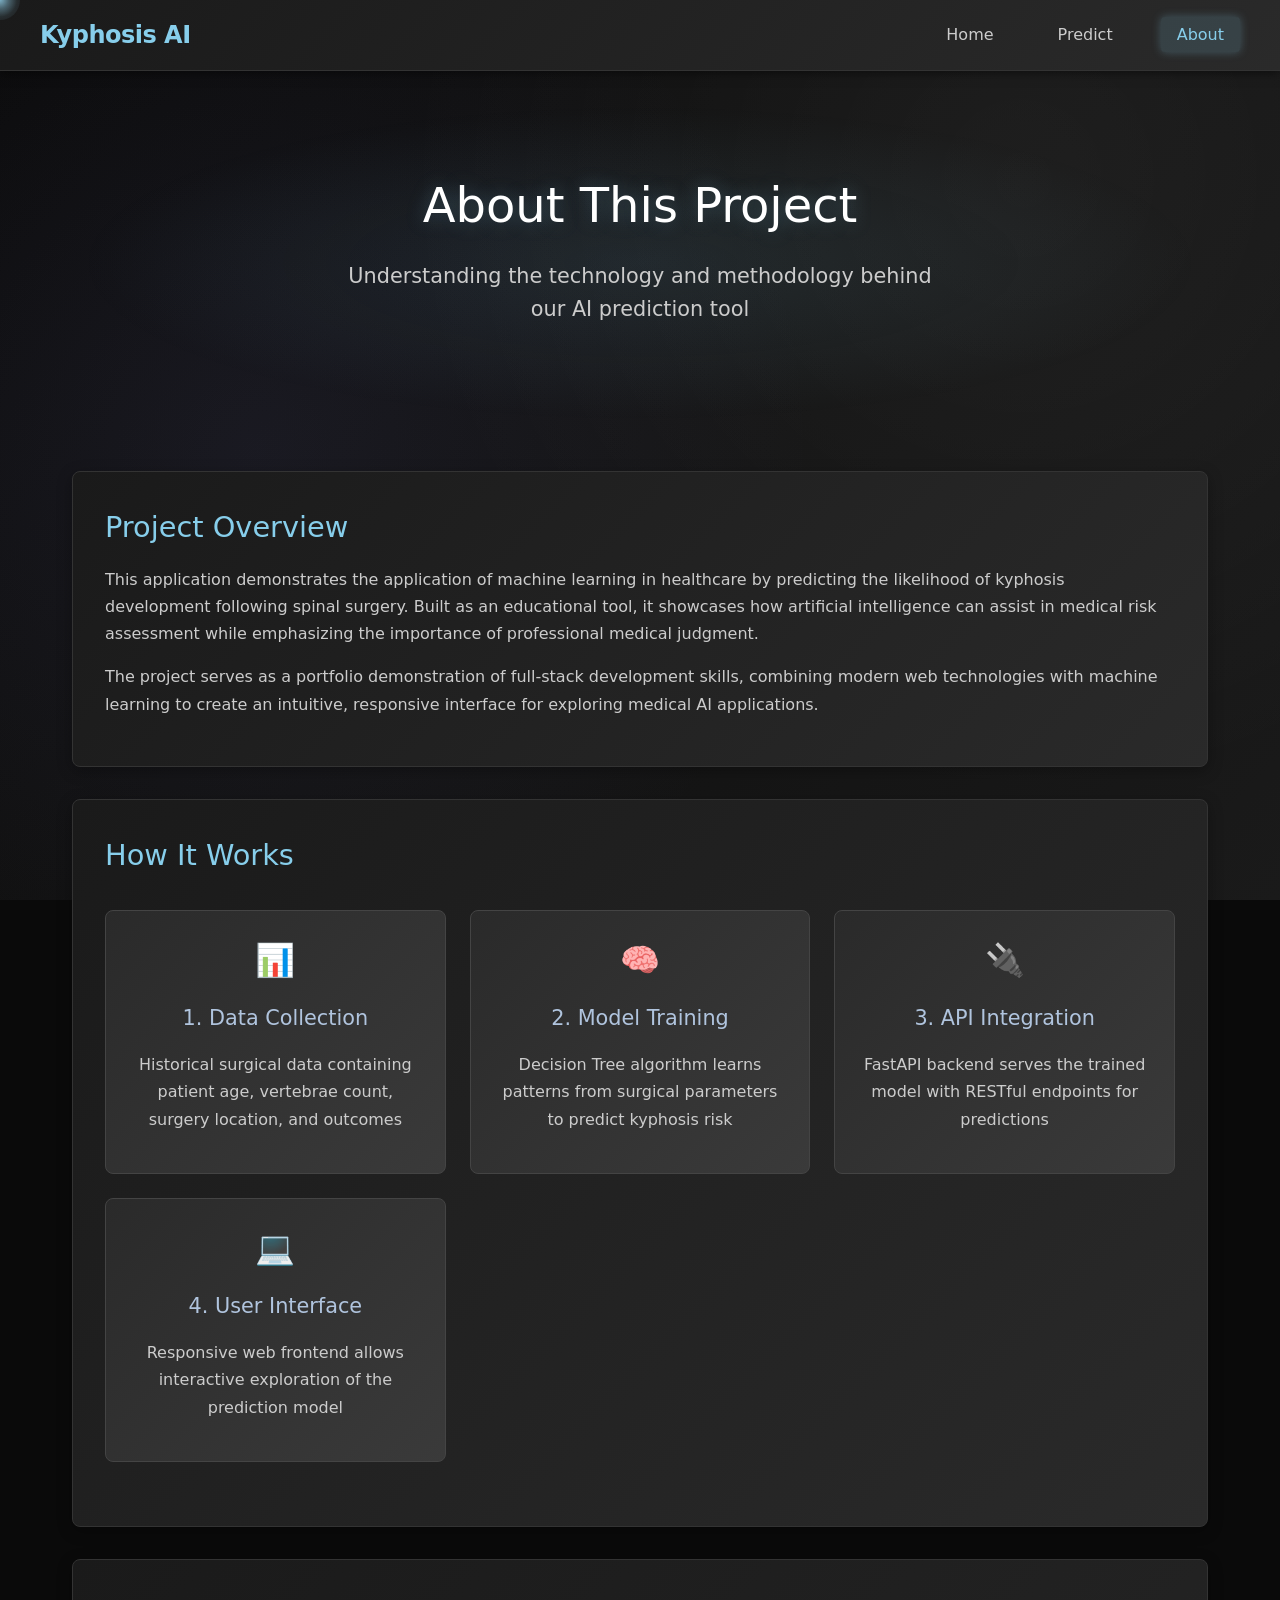
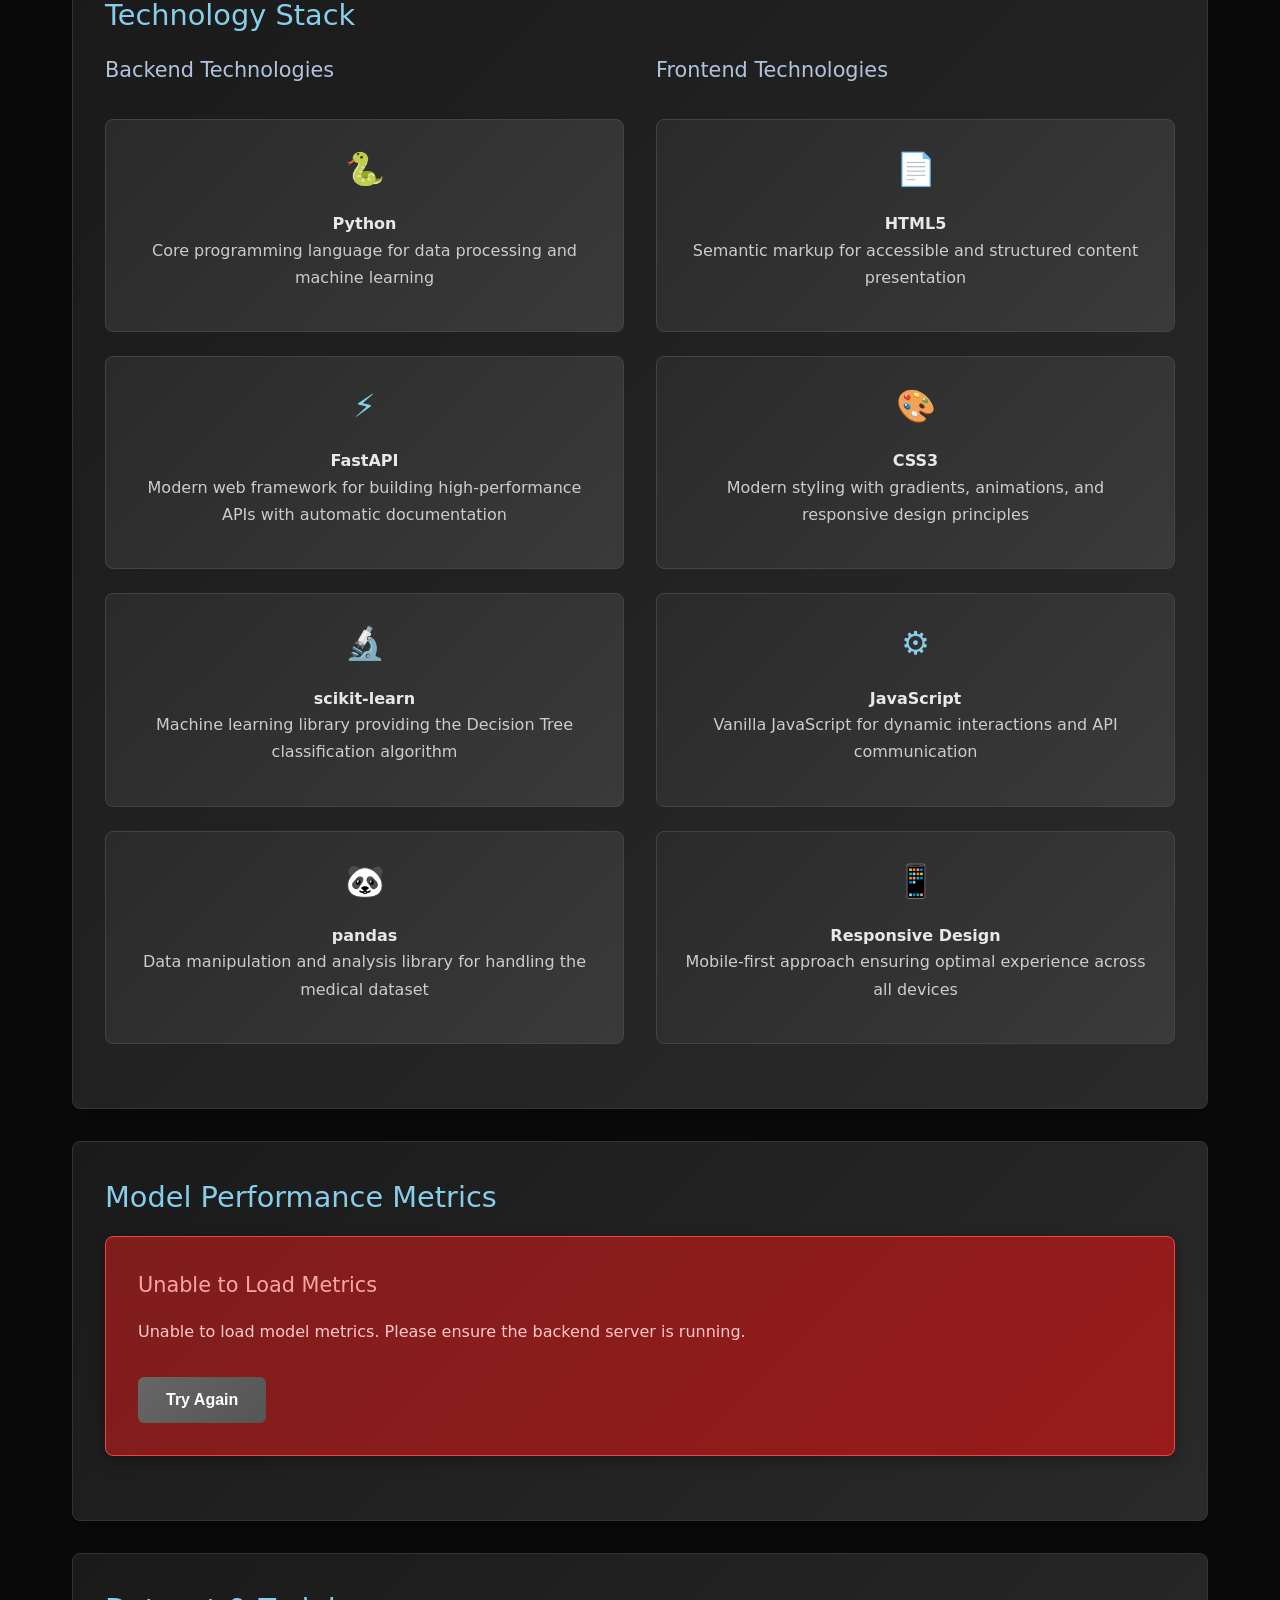
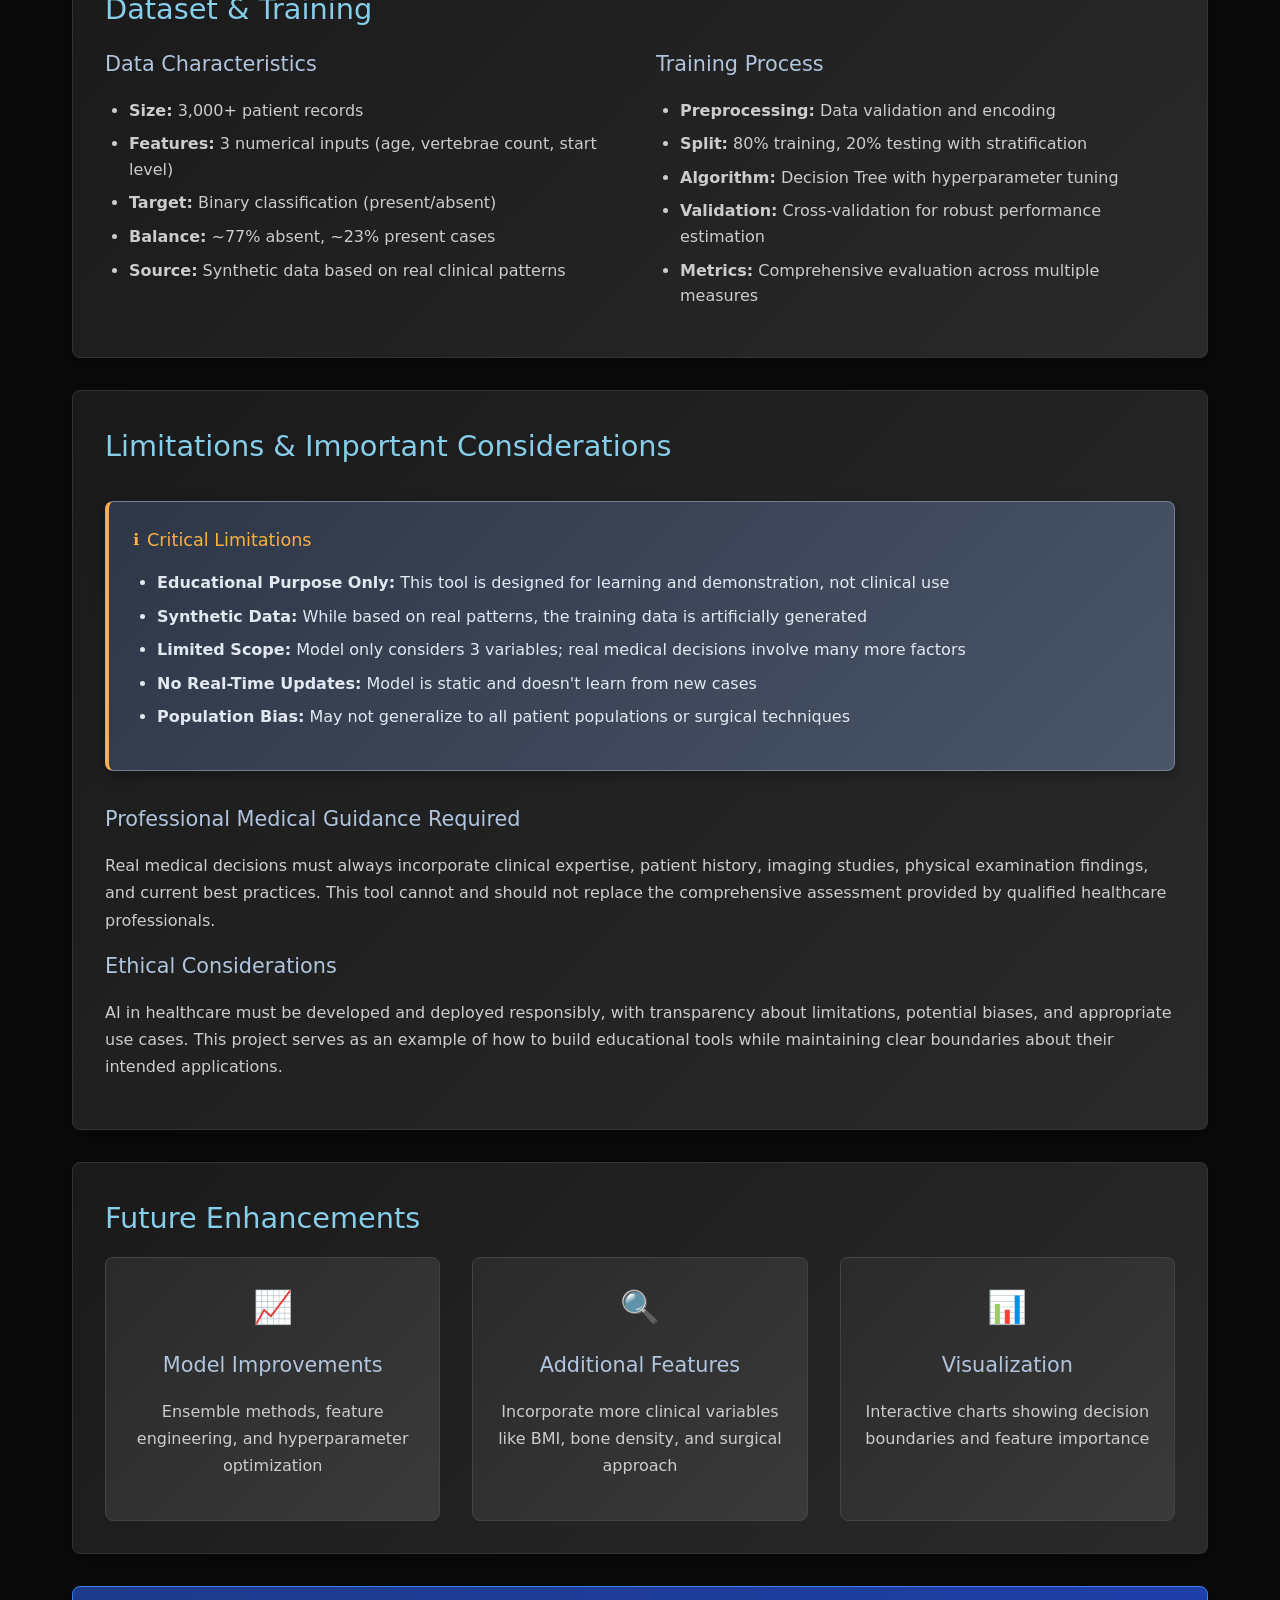
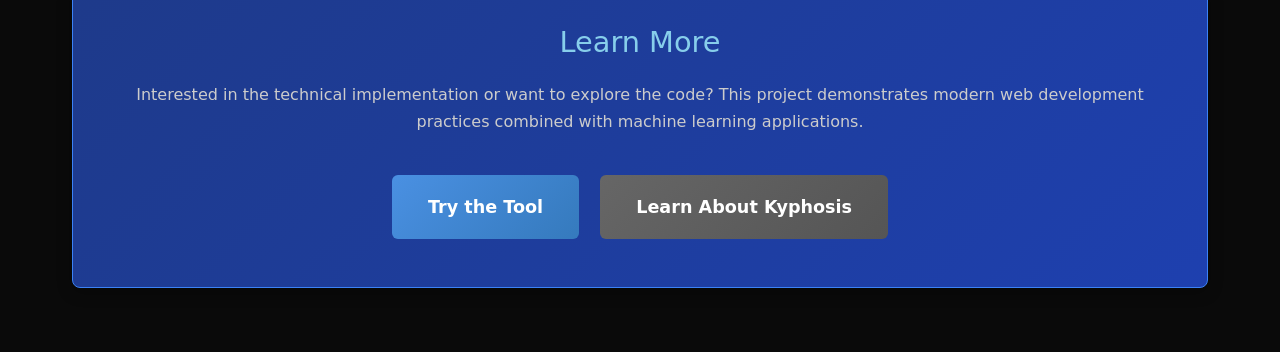
<file: Frontend/about.html>
<!DOCTYPE html>
<html lang="en">
<head>
    <meta charset="UTF-8">
    <meta name="viewport" content="width=device-width, initial-scale=1.0">
    <title>About the Project - Kyphosis AI Prediction Tool</title>
    <link rel="stylesheet" href="style.css">
    <meta name="description" content="Learn about our AI-powered kyphosis prediction tool, its technology stack, model performance, and limitations.">
</head>
<body>
    <!-- Navigation Bar -->
    <nav class="navbar">
        <div class="nav-container">
            <a href="index.html" class="nav-brand">Kyphosis AI</a>
            <ul class="nav-links">
                <li><a href="index.html">Home</a></li>
                <li><a href="predict.html">Predict</a></li>
                <li><a href="about.html">About</a></li>
            </ul>
            <div class="nav-toggle">
                <span></span>
                <span></span>
                <span></span>
            </div>
        </div>
    </nav>

    <!-- Main Content -->
    <div class="container">
        <!-- Hero Section -->
        <section class="hero">
            <h1>About This Project</h1>
            <p>Understanding the technology and methodology behind our AI prediction tool</p>
        </section>

        <!-- Project Overview -->
        <section class="card">
            <h2>Project Overview</h2>
            <p>
                This application demonstrates the application of machine learning in healthcare by predicting
                the likelihood of kyphosis development following spinal surgery. Built as an educational tool,
                it showcases how artificial intelligence can assist in medical risk assessment while emphasizing
                the importance of professional medical judgment.
            </p>
            <p>
                The project serves as a portfolio demonstration of full-stack development skills, combining
                modern web technologies with machine learning to create an intuitive, responsive interface
                for exploring medical AI applications.
            </p>
        </section>

        <!-- How It Works -->
        <section class="card">
            <h2>How It Works</h2>
            <div class="tech-grid">
                <div class="tech-card">
                    <div class="tech-icon">📊</div>
                    <h3>1. Data Collection</h3>
                    <p>Historical surgical data containing patient age, vertebrae count, surgery location, and outcomes</p>
                </div>

                <div class="tech-card">
                    <div class="tech-icon">🧠</div>
                    <h3>2. Model Training</h3>
                    <p>Decision Tree algorithm learns patterns from surgical parameters to predict kyphosis risk</p>
                </div>

                <div class="tech-card">
                    <div class="tech-icon">🔌</div>
                    <h3>3. API Integration</h3>
                    <p>FastAPI backend serves the trained model with RESTful endpoints for predictions</p>
                </div>

                <div class="tech-card">
                    <div class="tech-icon">💻</div>
                    <h3>4. User Interface</h3>
                    <p>Responsive web frontend allows interactive exploration of the prediction model</p>
                </div>
            </div>
        </section>

        <!-- Tech Stack -->
        <section class="card">
            <h2>Technology Stack</h2>
            <div class="two-column">
                <div>
                    <h3>Backend Technologies</h3>
                    <div class="tech-grid">
                        <div class="tech-card">
                            <div class="tech-icon">🐍</div>
                            <h4>Python</h4>
                            <p>Core programming language for data processing and machine learning</p>
                        </div>

                        <div class="tech-card">
                            <div class="tech-icon">⚡</div>
                            <h4>FastAPI</h4>
                            <p>Modern web framework for building high-performance APIs with automatic documentation</p>
                        </div>

                        <div class="tech-card">
                            <div class="tech-icon">🔬</div>
                            <h4>scikit-learn</h4>
                            <p>Machine learning library providing the Decision Tree classification algorithm</p>
                        </div>

                        <div class="tech-card">
                            <div class="tech-icon">🐼</div>
                            <h4>pandas</h4>
                            <p>Data manipulation and analysis library for handling the medical dataset</p>
                        </div>
                    </div>
                </div>

                <div>
                    <h3>Frontend Technologies</h3>
                    <div class="tech-grid">
                        <div class="tech-card">
                            <div class="tech-icon">📄</div>
                            <h4>HTML5</h4>
                            <p>Semantic markup for accessible and structured content presentation</p>
                        </div>

                        <div class="tech-card">
                            <div class="tech-icon">🎨</div>
                            <h4>CSS3</h4>
                            <p>Modern styling with gradients, animations, and responsive design principles</p>
                        </div>

                        <div class="tech-card">
                            <div class="tech-icon">⚙️</div>
                            <h4>JavaScript</h4>
                            <p>Vanilla JavaScript for dynamic interactions and API communication</p>
                        </div>

                        <div class="tech-card">
                            <div class="tech-icon">📱</div>
                            <h4>Responsive Design</h4>
                            <p>Mobile-first approach ensuring optimal experience across all devices</p>
                        </div>
                    </div>
                </div>
            </div>
        </section>

        <!-- Model Performance -->
        <section class="card">
            <h2>Model Performance Metrics</h2>
            <div id="metrics-loading" style="text-align: center; padding: 2rem;">
                <span class="loading-spinner"></span>
                <p style="color: #ccc; margin-top: 1rem;">Loading model performance data...</p>
            </div>

            <div id="metrics-content" style="display: none;">
                <p style="color: #ccc; margin-bottom: 2rem;">
                    Our Decision Tree model was evaluated on a held-out test set representing 20% of the available data.
                    Below are the key performance metrics:
                </p>

                <table class="metrics-table" id="metrics-table">
                    <thead>
                        <tr>
                            <th>Metric</th>
                            <th>Value</th>
                            <th>Description</th>
                        </tr>
                    </thead>
                    <tbody id="metrics-tbody">
                        <!-- Metrics will be populated by JavaScript -->
                    </tbody>
                </table>

                <div class="two-column" style="margin-top: 2rem;">
                    <div>
                        <h3>Understanding the Metrics</h3>
                        <ul>
                            <li><strong>Accuracy:</strong> Percentage of correct predictions overall</li>
                            <li><strong>Precision:</strong> Of all "present" predictions, how many were actually correct</li>
                            <li><strong>Recall:</strong> Of all actual "present" cases, how many were correctly identified</li>
                            <li><strong>F1-Score:</strong> Harmonic mean of precision and recall, balancing both metrics</li>
                        </ul>
                    </div>

                    <div>
                        <h3>Model Characteristics</h3>
                        <ul>
                            <li><strong>Algorithm:</strong> Decision Tree Classifier</li>
                            <li><strong>Features:</strong> Age, vertebrae count, surgery start level</li>
                            <li><strong>Training Size:</strong> ~2,400 patient records</li>
                            <li><strong>Validation:</strong> Stratified train-test split (80/20)</li>
                        </ul>
                    </div>
                </div>
            </div>

            <div id="metrics-error" style="display: none;">
                <!-- Error message will be populated by JavaScript -->
            </div>
        </section>

        <!-- Dataset Information -->
        <section class="card">
            <h2>Dataset & Training</h2>
            <div class="two-column">
                <div>
                    <h3>Data Characteristics</h3>
                    <ul>
                        <li><strong>Size:</strong> 3,000+ patient records</li>
                        <li><strong>Features:</strong> 3 numerical inputs (age, vertebrae count, start level)</li>
                        <li><strong>Target:</strong> Binary classification (present/absent)</li>
                        <li><strong>Balance:</strong> ~77% absent, ~23% present cases</li>
                        <li><strong>Source:</strong> Synthetic data based on real clinical patterns</li>
                    </ul>
                </div>

                <div>
                    <h3>Training Process</h3>
                    <ul>
                        <li><strong>Preprocessing:</strong> Data validation and encoding</li>
                        <li><strong>Split:</strong> 80% training, 20% testing with stratification</li>
                        <li><strong>Algorithm:</strong> Decision Tree with hyperparameter tuning</li>
                        <li><strong>Validation:</strong> Cross-validation for robust performance estimation</li>
                        <li><strong>Metrics:</strong> Comprehensive evaluation across multiple measures</li>
                    </ul>
                </div>
            </div>
        </section>

        <!-- Limitations & Disclaimer -->
        <section class="card">
            <h2>Limitations & Important Considerations</h2>
            <div class="disclaimer">
                <h3>Critical Limitations</h3>
                <ul style="margin: 1rem 0; color: #e2e8f0;">
                    <li><strong>Educational Purpose Only:</strong> This tool is designed for learning and demonstration, not clinical use</li>
                    <li><strong>Synthetic Data:</strong> While based on real patterns, the training data is artificially generated</li>
                    <li><strong>Limited Scope:</strong> Model only considers 3 variables; real medical decisions involve many more factors</li>
                    <li><strong>No Real-Time Updates:</strong> Model is static and doesn't learn from new cases</li>
                    <li><strong>Population Bias:</strong> May not generalize to all patient populations or surgical techniques</li>
                </ul>
            </div>

            <h3>Professional Medical Guidance Required</h3>
            <p>
                Real medical decisions must always incorporate clinical expertise, patient history, imaging studies,
                physical examination findings, and current best practices. This tool cannot and should not replace
                the comprehensive assessment provided by qualified healthcare professionals.
            </p>

            <h3>Ethical Considerations</h3>
            <p>
                AI in healthcare must be developed and deployed responsibly, with transparency about limitations,
                potential biases, and appropriate use cases. This project serves as an example of how to build
                educational tools while maintaining clear boundaries about their intended applications.
            </p>
        </section>

        <!-- Future Development -->
        <section class="card">
            <h2>Future Enhancements</h2>
            <div class="three-column">
                <div class="tech-card">
                    <div class="tech-icon">📈</div>
                    <h3>Model Improvements</h3>
                    <p>Ensemble methods, feature engineering, and hyperparameter optimization</p>
                </div>

                <div class="tech-card">
                    <div class="tech-icon">🔍</div>
                    <h3>Additional Features</h3>
                    <p>Incorporate more clinical variables like BMI, bone density, and surgical approach</p>
                </div>

                <div class="tech-card">
                    <div class="tech-icon">📊</div>
                    <h3>Visualization</h3>
                    <p>Interactive charts showing decision boundaries and feature importance</p>
                </div>
            </div>
        </section>

        <!-- Contact & Links -->
        <section class="card" style="text-align: center; background: linear-gradient(135deg, #1e3a8a 0%, #1e40af 100%); border-color: #3b82f6;">
            <h2>Learn More</h2>
            <p>
                Interested in the technical implementation or want to explore the code?
                This project demonstrates modern web development practices combined with machine learning applications.
            </p>
            <div style="margin-top: 2rem;">
                <a href="predict.html" class="btn btn-large" style="margin: 0.5rem;">Try the Tool</a>
                <a href="index.html" class="btn btn-secondary btn-large" style="margin: 0.5rem;">Learn About Kyphosis</a>
            </div>
        </section>
    </div>

    <!-- Error Container -->
    <div id="error-container" style="display: none;"></div>
    <div id="network-error" style="display: none;"></div>

    <script src="script.js"></script>
    <script>
        // Page-specific JavaScript for About page
        function initAboutPage() {
            loadModelMetrics();
            console.log('About page initialized');
        }

        async function loadModelMetrics() {
            const loadingDiv = document.getElementById('metrics-loading');
            const contentDiv = document.getElementById('metrics-content');
            const errorDiv = document.getElementById('metrics-error');

            try {
                const metrics = await fetchModelMetrics();

                // Hide loading, show content
                loadingDiv.style.display = 'none';
                contentDiv.style.display = 'block';
                errorDiv.style.display = 'none';

                // Populate metrics table
                populateMetricsTable(metrics);

            } catch (error) {
                console.error('Failed to load metrics:', error);

                // Hide loading, show error
                loadingDiv.style.display = 'none';
                contentDiv.style.display = 'none';
                errorDiv.style.display = 'block';
                errorDiv.innerHTML = `
                    <div class="card" style="border-color: #ef4444; background: linear-gradient(135deg, #7f1d1d 0%, #991b1b 100%);">
                        <h3 style="color: #fca5a5;">Unable to Load Metrics</h3>
                        <p style="color: #fecaca;">${error.message}</p>
                        <button onclick="loadModelMetrics()" class="btn btn-secondary" style="margin-top: 1rem;">
                            Try Again
                        </button>
                    </div>
                `;
            }
        }

        function populateMetricsTable(metrics) {
            const tbody = document.getElementById('metrics-tbody');

            const metricsData = [
                {
                    name: 'Accuracy',
                    value: (metrics.accuracy * 100).toFixed(1) + '%',
                    description: 'Overall percentage of correct predictions'
                },
                {
                    name: 'Precision',
                    value: (metrics.precision * 100).toFixed(1) + '%',
                    description: 'Accuracy of positive predictions (when model says "present")'
                },
                {
                    name: 'Recall',
                    value: (metrics.recall * 100).toFixed(1) + '%',
                    description: 'Percentage of actual positive cases correctly identified'
                },
                {
                    name: 'F1-Score',
                    value: (metrics.f1_score * 100).toFixed(1) + '%',
                    description: 'Balanced measure combining precision and recall'
                }
            ];

            tbody.innerHTML = metricsData.map(metric => `
                <tr>
                    <td style="font-weight: 600; color: #87ceeb;">${metric.name}</td>
                    <td style="font-weight: 600;">${metric.value}</td>
                    <td>${metric.description}</td>
                </tr>
            `).join('');
        }
    </script>
</body>
</html>
</file>
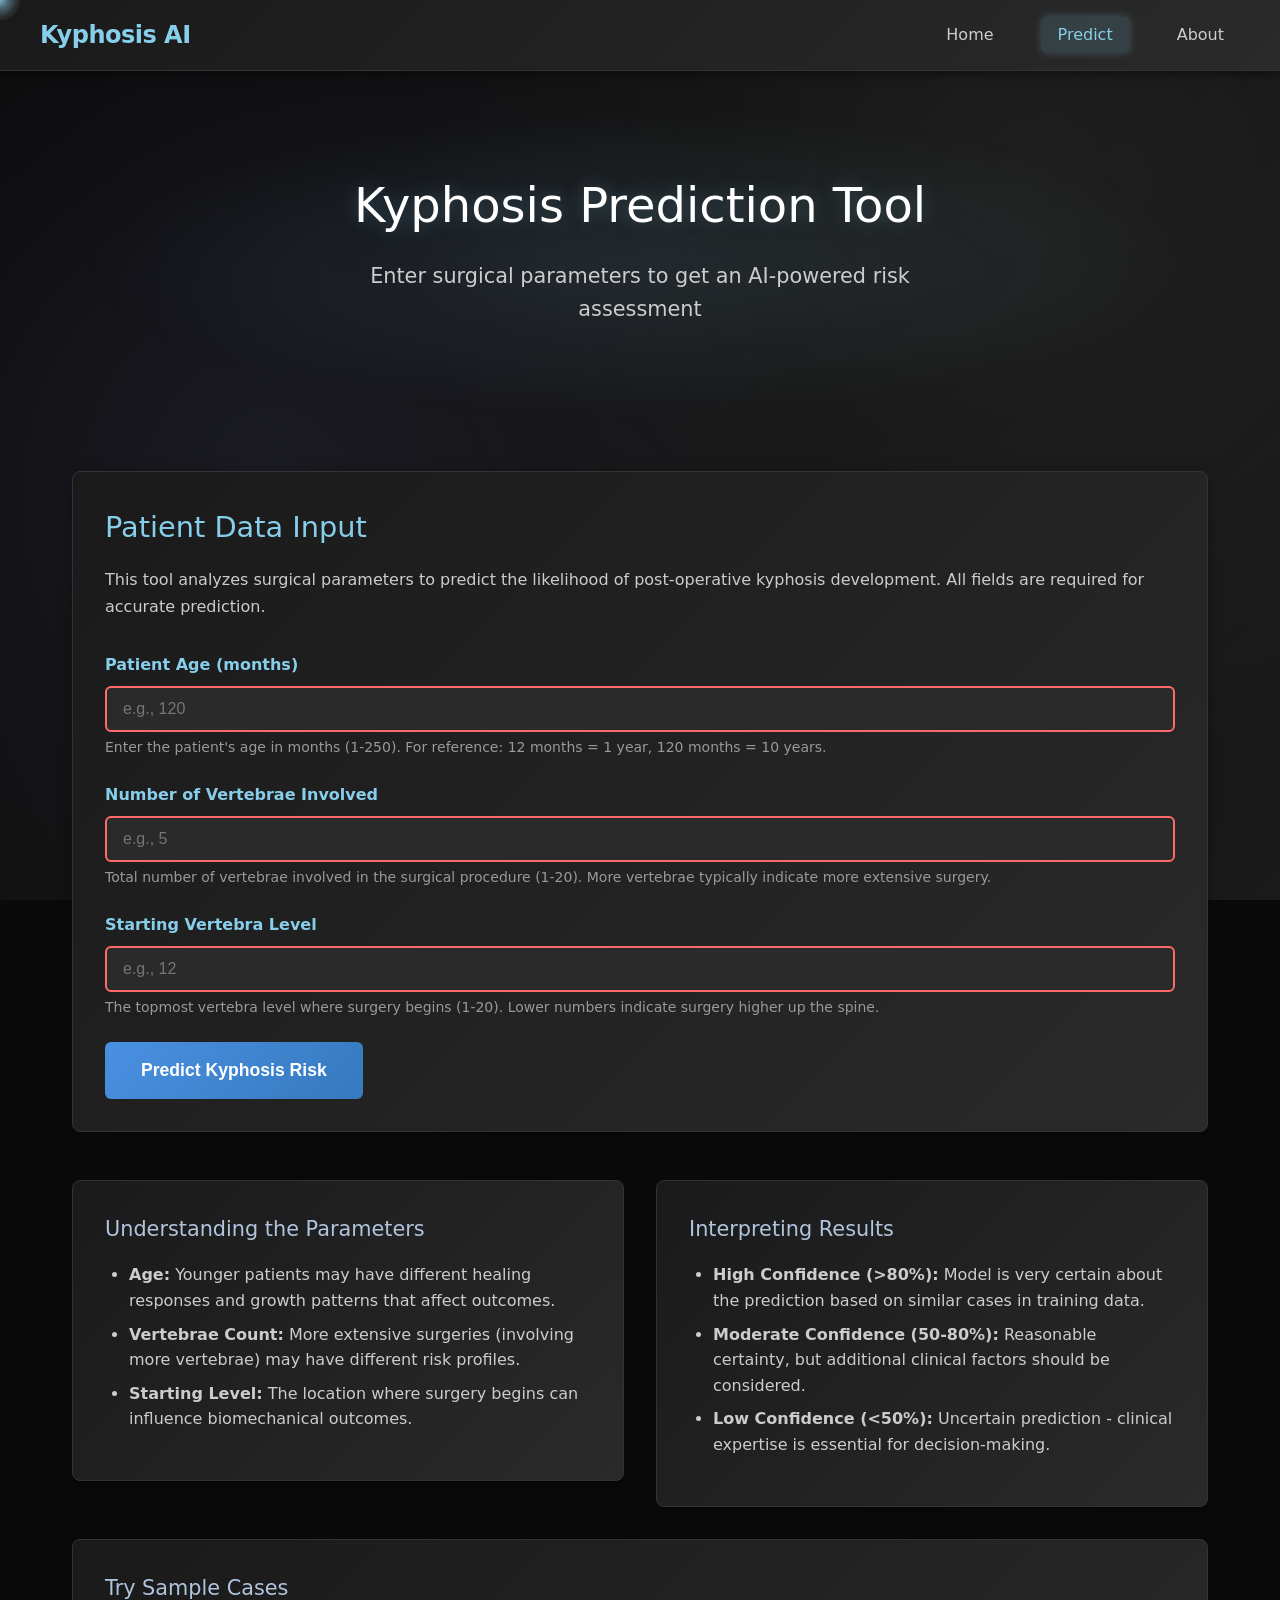
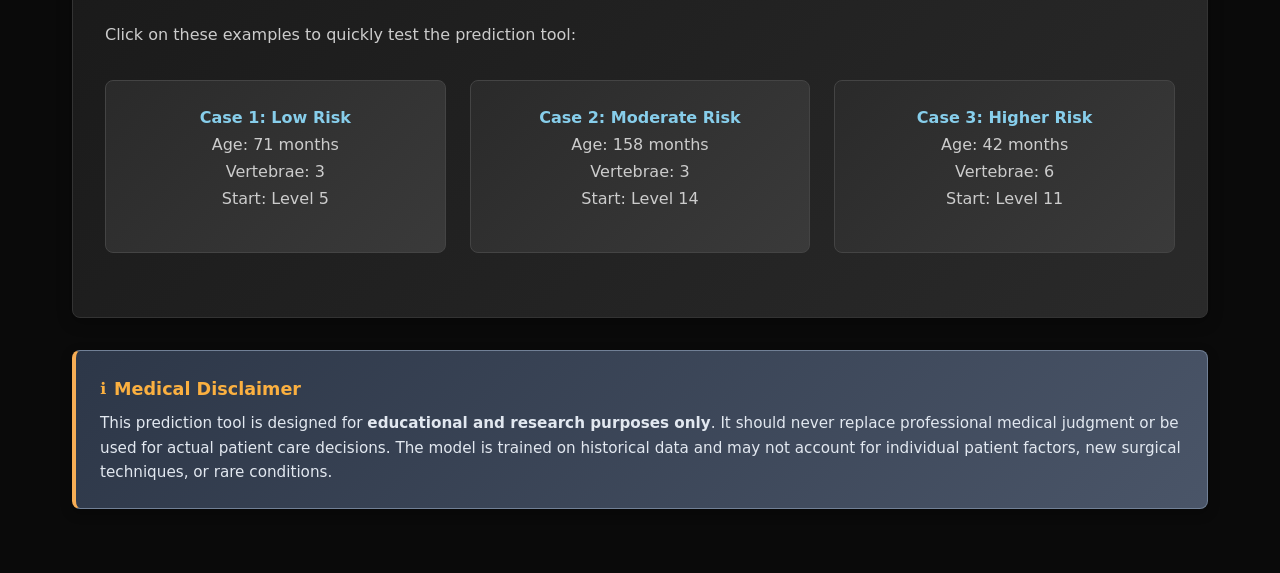
<file: Frontend/predict.html>
<!DOCTYPE html>
<html lang="en">
<head>
    <meta charset="UTF-8">
    <meta name="viewport" content="width=device-width, initial-scale=1.0">
    <title>Kyphosis Prediction Tool - AI Medical Assessment</title>
    <link rel="stylesheet" href="style.css">
    <meta name="description" content="Use our AI-powered tool to predict kyphosis risk based on surgical parameters for educational purposes.">
</head>
<body>
    <!-- Navigation Bar -->
    <nav class="navbar">
        <div class="nav-container">
            <a href="index.html" class="nav-brand">Kyphosis AI</a>
            <ul class="nav-links">
                <li><a href="index.html">Home</a></li>
                <li><a href="predict.html">Predict</a></li>
                <li><a href="about.html">About</a></li>
            </ul>
            <div class="nav-toggle">
                <span></span>
                <span></span>
                <span></span>
            </div>
        </div>
    </nav>

    <!-- Main Content -->
    <div class="container">
        <!-- Hero Section -->
        <section class="hero">
            <h1>Kyphosis Prediction Tool</h1>
            <p>Enter surgical parameters to get an AI-powered risk assessment</p>
        </section>

        <!-- Prediction Form -->
        <section class="card">
            <h2>Patient Data Input</h2>
            <p style="color: #ccc; margin-bottom: 2rem;">
                This tool analyzes surgical parameters to predict the likelihood of post-operative kyphosis development.
                All fields are required for accurate prediction.
            </p>

            <form id="prediction-form">
                <div class="form-group">
                    <label for="age">Patient Age (months)</label>
                    <input
                        type="number"
                        id="age"
                        name="age"
                        required
                        min="1"
                        max="250"
                        placeholder="e.g., 120"
                    >
                    <small>Enter the patient's age in months (1-250). For reference: 12 months = 1 year, 120 months = 10 years.</small>
                    <div class="error-message" id="age-error"></div>
                </div>

                <div class="form-group">
                    <label for="number">Number of Vertebrae Involved</label>
                    <input
                        type="number"
                        id="number"
                        name="number"
                        required
                        min="1"
                        max="20"
                        placeholder="e.g., 5"
                    >
                    <small>Total number of vertebrae involved in the surgical procedure (1-20). More vertebrae typically indicate more extensive surgery.</small>
                    <div class="error-message" id="number-error"></div>
                </div>

                <div class="form-group">
                    <label for="start">Starting Vertebra Level</label>
                    <input
                        type="number"
                        id="start"
                        name="start"
                        required
                        min="1"
                        max="20"
                        placeholder="e.g., 12"
                    >
                    <small>The topmost vertebra level where surgery begins (1-20). Lower numbers indicate surgery higher up the spine.</small>
                    <div class="error-message" id="start-error"></div>
                </div>

                <button type="submit" id="predict-btn" class="btn btn-large">
                    <span class="btn-text">Predict Kyphosis Risk</span>
                </button>
            </form>
        </section>

        <!-- Results Section -->
        <section id="results-section" style="display: none;">
            <div class="result-card" id="result-card">
                <div class="result-text" id="result-text">
                    <!-- Result will be populated by JavaScript -->
                </div>

                <div class="confidence-bar">
                    <div class="confidence-fill" id="confidence-fill"></div>
                </div>
                <div class="confidence-text" id="confidence-text">
                    <!-- Confidence will be populated by JavaScript -->
                </div>

                <p style="margin-top: 2rem; color: #ccc; font-size: 0.95rem; line-height: 1.6;">
                    <strong>Important:</strong> This is a statistical estimate based on a machine learning model
                    trained on historical surgical data. It should not be used for actual medical diagnosis or
                    treatment decisions. Always consult with qualified healthcare professionals.
                </p>

                <button type="button" id="reset-btn" class="btn btn-secondary" style="margin-top: 1rem;">
                    Make Another Prediction
                </button>
            </div>
        </section>

        <!-- Information Cards -->
        <div class="two-column" style="margin-top: 3rem;">
            <section class="card">
                <h3>Understanding the Parameters</h3>
                <ul>
                    <li><strong>Age:</strong> Younger patients may have different healing responses and growth patterns that affect outcomes.</li>
                    <li><strong>Vertebrae Count:</strong> More extensive surgeries (involving more vertebrae) may have different risk profiles.</li>
                    <li><strong>Starting Level:</strong> The location where surgery begins can influence biomechanical outcomes.</li>
                </ul>
            </section>

            <section class="card">
                <h3>Interpreting Results</h3>
                <ul>
                    <li><strong>High Confidence (>80%):</strong> Model is very certain about the prediction based on similar cases in training data.</li>
                    <li><strong>Moderate Confidence (50-80%):</strong> Reasonable certainty, but additional clinical factors should be considered.</li>
                    <li><strong>Low Confidence (<50%):</strong> Uncertain prediction - clinical expertise is essential for decision-making.</li>
                </ul>
            </section>
        </div>

        <!-- Sample Cases -->
        <section class="card">
            <h3>Try Sample Cases</h3>
            <p style="color: #ccc; margin-bottom: 1rem;">Click on these examples to quickly test the prediction tool:</p>

            <div class="tech-grid">
                <div class="tech-card sample-case" style="cursor: pointer;"
                     data-age="71" data-number="3" data-start="5">
                    <h4 style="color: #87ceeb;">Case 1: Low Risk</h4>
                    <p>Age: 71 months<br>Vertebrae: 3<br>Start: Level 5</p>
                </div>

                <div class="tech-card sample-case" style="cursor: pointer;"
                     data-age="158" data-number="3" data-start="14">
                    <h4 style="color: #87ceeb;">Case 2: Moderate Risk</h4>
                    <p>Age: 158 months<br>Vertebrae: 3<br>Start: Level 14</p>
                </div>

                <div class="tech-card sample-case" style="cursor: pointer;"
                     data-age="42" data-number="6" data-start="11">
                    <h4 style="color: #87ceeb;">Case 3: Higher Risk</h4>
                    <p>Age: 42 months<br>Vertebrae: 6<br>Start: Level 11</p>
                </div>
            </div>
        </section>

        <!-- Medical Disclaimer -->
        <section class="disclaimer">
            <h3>Medical Disclaimer</h3>
            <p>
                This prediction tool is designed for <strong>educational and research purposes only</strong>.
                It should never replace professional medical judgment or be used for actual patient care decisions.
                The model is trained on historical data and may not account for individual patient factors,
                new surgical techniques, or rare conditions.
            </p>
        </section>
    </div>

    <!-- Error Container -->
    <div id="error-container" style="display: none;"></div>
    <div id="network-error" style="display: none;"></div>

    <script src="script.js"></script>
    <script>
        // Page-specific JavaScript for Predict page
        function initPredictPage() {
            const form = document.getElementById('prediction-form');
            const predictBtn = document.getElementById('predict-btn');
            const resetBtn = document.getElementById('reset-btn');
            const resultsSection = document.getElementById('results-section');
            const resultCard = document.getElementById('result-card');
            const resultText = document.getElementById('result-text');

            // Form submission
            form.addEventListener('submit', handleFormSubmit);

            // Reset functionality
            resetBtn.addEventListener('click', resetForm);

            // Sample case clicks
            document.querySelectorAll('.sample-case').forEach(card => {
                card.addEventListener('click', () => {
                    const age = card.dataset.age;
                    const number = card.dataset.number;
                    const start = card.dataset.start;

                    document.getElementById('age').value = age;
                    document.getElementById('number').value = number;
                    document.getElementById('start').value = start;

                    // Clear any existing errors
                    clearErrors();
                });
            });

            // Real-time validation
            addInputValidation();

            console.log('Predict page initialized');
        }

        async function handleFormSubmit(event) {
            event.preventDefault();
            console.log('Form submitted');

            // Clear previous errors
            clearErrors();
            hideError();

            // Get form data
            const formData = {
                age: parseInt(document.getElementById('age').value),
                number: parseInt(document.getElementById('number').value),
                start: parseInt(document.getElementById('start').value)
            };

            console.log('Form data:', formData);

            // Validate input
            if (!validateFormData(formData)) {
                console.log('Form validation failed');
                return;
            }

            // Show loading state
            const resultsSection = document.getElementById('results-section');
            setButtonLoading(document.getElementById('predict-btn'), true);
            resultsSection.style.display = 'none';

            try {
                // Make prediction
                console.log('Making prediction...');
                const result = await makePrediction(formData);
                console.log('Prediction successful:', result);

                // Display result
                displayPredictionResult(result);

            } catch (error) {
                console.error('Prediction error:', error);
                displayError(error.message);
            } finally {
                setButtonLoading(document.getElementById('predict-btn'), false);
            }
        }

        function validateFormData(data) {
            let isValid = true;

            // Age validation
            const ageError = validateInput(data.age, 1, 250, 'Age');
            if (ageError) {
                showFieldError('age', ageError);
                isValid = false;
            }

            // Number validation
            const numberError = validateInput(data.number, 1, 20, 'Number of vertebrae');
            if (numberError) {
                showFieldError('number', numberError);
                isValid = false;
            }

            // Start validation
            const startError = validateInput(data.start, 1, 20, 'Starting vertebra level');
            if (startError) {
                showFieldError('start', startError);
                isValid = false;
            }

            return isValid;
        }

        function showFieldError(fieldName, message) {
            const errorElement = document.getElementById(`${fieldName}-error`);
            const inputElement = document.getElementById(fieldName);

            if (errorElement) {
                errorElement.textContent = message;
                errorElement.style.display = 'block';
            }

            if (inputElement) {
                inputElement.style.borderColor = '#ff6b6b';
            }
        }

        function clearErrors() {
            ['age', 'number', 'start'].forEach(fieldName => {
                const errorElement = document.getElementById(`${fieldName}-error`);
                const inputElement = document.getElementById(fieldName);

                if (errorElement) {
                    errorElement.style.display = 'none';
                }

                if (inputElement) {
                    inputElement.style.borderColor = '#444';
                }
            });
        }

        function displayPredictionResult(result) {
            console.log('Displaying prediction result:', result);

            const { prediction, confidence } = result;
            const resultsSection = document.getElementById('results-section');
            const resultCard = document.getElementById('result-card');
            const resultText = document.getElementById('result-text');

            console.log('Elements found:', {
                resultsSection: !!resultsSection,
                resultCard: !!resultCard,
                resultText: !!resultText
            });

            // Update result text and styling
            if (prediction === 'present') {
                resultText.textContent = 'Kyphosis Likely Present';
                resultCard.className = 'result-card positive';
            } else {
                resultText.textContent = 'Kyphosis Likely Absent';
                resultCard.className = 'result-card negative';
            }

            console.log('Updated result text to:', resultText.textContent);
            console.log('Updated result card class to:', resultCard.className);

            // Show results section
            resultsSection.style.display = 'block';
            console.log('Results section display set to:', resultsSection.style.display);

            // Animate confidence bar
            animateConfidenceBar(confidence);

            // Scroll to results
            scrollToElement('results-section');
        }

        function resetForm() {
            document.getElementById('prediction-form').reset();
            document.getElementById('results-section').style.display = 'none';
            clearErrors();
            hideError();

            // Focus on first input
            document.getElementById('age').focus();
        }

        function addInputValidation() {
            // Age input validation
            document.getElementById('age').addEventListener('input', function() {
                validateSingleInput(this, 1, 250, 'age');
            });

            // Number input validation
            document.getElementById('number').addEventListener('input', function() {
                validateSingleInput(this, 1, 20, 'number');
            });

            // Start input validation
            document.getElementById('start').addEventListener('input', function() {
                validateSingleInput(this, 1, 20, 'start');
            });
        }

        function validateSingleInput(input, min, max, fieldName) {
            const value = parseInt(input.value);
            const errorElement = document.getElementById(`${fieldName}-error`);

            if (input.value && (isNaN(value) || value < min || value > max)) {
                input.style.borderColor = '#ff6b6b';
                if (errorElement) {
                    errorElement.textContent = `Must be between ${min} and ${max}`;
                    errorElement.style.display = 'block';
                }
            } else {
                input.style.borderColor = '#444';
                if (errorElement) {
                    errorElement.style.display = 'none';
                }
            }
        }
    </script>
</body>
</html>
</file>
<file: Frontend/style.css>
/* X-ray Inspired Dark Theme - Shared Styles */
* {
    margin: 0;
    padding: 0;
    box-sizing: border-box;
}

body {
    font-family: 'Segoe UI', system-ui, -apple-system, sans-serif;
    line-height: 1.6;
    color: #e8e8e8;
    background: #0a0a0a;
    background-image:
        radial-gradient(circle at 20% 50%, rgba(120, 119, 198, 0.1) 0%, transparent 50%),
        radial-gradient(circle at 80% 20%, rgba(255, 255, 255, 0.05) 0%, transparent 50%),
        linear-gradient(135deg, #0a0a0a 0%, #1a1a1a 100%);
    min-height: 100vh;
    background-attachment: fixed;
    cursor: none; /* Hide default cursor for custom cursor */
    overflow-x: hidden;
}

/* Custom Cursor Glow Effect */
.cursor-glow {
    position: fixed;
    width: 40px;
    height: 40px;
    background: radial-gradient(
        circle,
        rgba(135, 206, 235, 0.8) 0%,
        rgba(135, 206, 235, 0.4) 30%,
        rgba(135, 206, 235, 0.1) 60%,
        transparent 100%
    );
    border-radius: 50%;
    pointer-events: none;
    z-index: 9999;
    transition: transform 0.1s ease-out;
    mix-blend-mode: screen;
}

/* Animated Stars Background */
.stars-container {
    position: fixed;
    top: 0;
    left: 0;
    width: 100%;
    height: 100%;
    pointer-events: none;
    z-index: -1;
    overflow: hidden;
}

.star {
    position: absolute;
    background: #87ceeb;
    border-radius: 50%;
    animation: twinkle 3s infinite ease-in-out;
    opacity: 0;
}

.star:nth-child(odd) {
    animation-delay: 1s;
    background: rgba(255, 255, 255, 0.8);
}

.star:nth-child(3n) {
    animation-delay: 2s;
    background: rgba(176, 196, 222, 0.6);
}

@keyframes twinkle {
    0%, 100% {
        opacity: 0;
        transform: scale(0.5);
    }
    50% {
        opacity: 1;
        transform: scale(1);
    }
}

/* Shooting stars */
.shooting-star {
    position: absolute;
    height: 1px;
    background: linear-gradient(90deg, transparent, #87ceeb, transparent);
    animation: shoot 8s linear infinite;
    opacity: 0;
}

@keyframes shoot {
    0% {
        opacity: 0;
        transform: translateX(-100px) translateY(100px);
    }
    10% {
        opacity: 1;
    }
    90% {
        opacity: 1;
    }
    100% {
        opacity: 0;
        transform: translateX(100vw) translateY(-100px);
    }
}

/* Navigation Bar */
.navbar {
    background: linear-gradient(135deg, #1a1a1a 0%, #2a2a2a 100%);
    border-bottom: 1px solid #333;
    padding: 1rem 2rem;
    position: sticky;
    top: 0;
    z-index: 100;
    box-shadow: 0 2px 10px rgba(0, 0, 0, 0.5);
}

.nav-container {
    max-width: 1200px;
    margin: 0 auto;
    display: flex;
    justify-content: space-between;
    align-items: center;
}

.nav-brand {
    font-size: 1.5rem;
    font-weight: 600;
    color: #87ceeb;
    text-decoration: none;
    letter-spacing: -0.5px;
}

.nav-links {
    display: flex;
    list-style: none;
    gap: 2rem;
}

.nav-links a {
    color: #ccc;
    text-decoration: none;
    font-weight: 500;
    padding: 0.5rem 1rem;
    border-radius: 4px;
    transition: all 0.3s ease;
    position: relative;
}

.nav-links a:hover {
    color: #87ceeb;
    background: rgba(135, 206, 235, 0.1);
}

.nav-links a.active {
    color: #87ceeb;
    background: rgba(135, 206, 235, 0.15);
    box-shadow: 0 0 10px rgba(135, 206, 235, 0.3);
}

/* Mobile Navigation */
.nav-toggle {
    display: none;
    flex-direction: column;
    cursor: pointer;
}

.nav-toggle span {
    width: 25px;
    height: 3px;
    background: #ccc;
    margin: 3px 0;
    transition: 0.3s;
}

/* Main Container */
.container {
    max-width: 1200px;
    margin: 0 auto;
    padding: 2rem;
}

/* Hero Section */
.hero {
    text-align: center;
    padding: 4rem 2rem;
    background: radial-gradient(ellipse at center, rgba(135, 206, 235, 0.1) 0%, transparent 70%);
    border-radius: 12px;
    margin-bottom: 3rem;
}

.hero h1 {
    font-size: 3rem;
    font-weight: 300;
    color: #ffffff;
    margin-bottom: 1rem;
    text-shadow: 0 0 20px rgba(135, 206, 235, 0.3);
}

.hero p {
    font-size: 1.3rem;
    color: #ccc;
    margin-bottom: 2rem;
    max-width: 600px;
    margin-left: auto;
    margin-right: auto;
}

/* Cards */
.card {
    background: linear-gradient(135deg, #1a1a1a 0%, #2a2a2a 100%);
    border: 1px solid #333;
    border-radius: 8px;
    padding: 2rem;
    margin-bottom: 2rem;
    box-shadow: 0 4px 15px rgba(0, 0, 0, 0.3);
    transition: all 0.3s ease;
}

.card:hover {
    border-color: #555;
    box-shadow: 0 8px 25px rgba(0, 0, 0, 0.4);
    transform: translateY(-2px);
}

.card h2 {
    color: #87ceeb;
    margin-bottom: 1rem;
    font-size: 1.8rem;
    font-weight: 500;
}

.card h3 {
    color: #b0c4de;
    margin-bottom: 1rem;
    font-size: 1.3rem;
    font-weight: 500;
}

.card p {
    color: #ccc;
    line-height: 1.7;
    margin-bottom: 1rem;
}

.card ul {
    color: #ccc;
    padding-left: 1.5rem;
    margin-bottom: 1rem;
}

.card li {
    margin-bottom: 0.5rem;
}

/* Images */
.medical-image {
    width: 100%;
    max-width: 400px;
    height: auto;
    border-radius: 8px;
    border: 1px solid #333;
    margin: 1rem 0;
    box-shadow: 0 4px 15px rgba(0, 0, 0, 0.3);
}

.image-grid {
    display: grid;
    grid-template-columns: repeat(auto-fit, minmax(300px, 1fr));
    gap: 2rem;
    margin: 2rem 0;
}

/* Forms */
.form-group {
    margin-bottom: 1.5rem;
}

.form-group label {
    display: block;
    color: #87ceeb;
    font-weight: 600;
    margin-bottom: 0.5rem;
    font-size: 1rem;
}

.form-group input {
    width: 100%;
    padding: 12px 16px;
    background: #2a2a2a;
    border: 2px solid #444;
    border-radius: 6px;
    color: #e8e8e8;
    font-size: 1rem;
    transition: all 0.3s ease;
}

.form-group input:focus {
    outline: none;
    border-color: #87ceeb;
    box-shadow: 0 0 0 3px rgba(135, 206, 235, 0.2);
    background: #333;
}

.form-group input:invalid {
    border-color: #ff6b6b;
}

.form-group small {
    display: block;
    margin-top: 0.25rem;
    color: #999;
    font-size: 0.875rem;
}

.error-message {
    color: #ff6b6b;
    font-size: 0.875rem;
    margin-top: 0.25rem;
}

/* Buttons */
.btn {
    display: inline-block;
    padding: 14px 28px;
    background: linear-gradient(135deg, #4a90e2 0%, #357abd 100%);
    color: white;
    text-decoration: none;
    border: none;
    border-radius: 6px;
    font-size: 1rem;
    font-weight: 600;
    cursor: pointer;
    transition: all 0.3s ease;
    position: relative;
    overflow: hidden;
}

.btn:hover {
    background: linear-gradient(135deg, #357abd 0%, #2968a3 100%);
    transform: translateY(-2px);
    box-shadow: 0 8px 25px rgba(74, 144, 226, 0.3);
}

.btn:active {
    transform: translateY(0);
}

.btn:disabled {
    opacity: 0.6;
    cursor: not-allowed;
    transform: none;
    box-shadow: none;
}

.btn-secondary {
    background: linear-gradient(135deg, #666 0%, #555 100%);
}

.btn-secondary:hover {
    background: linear-gradient(135deg, #777 0%, #666 100%);
    box-shadow: 0 8px 25px rgba(102, 102, 102, 0.3);
}

.btn-large {
    padding: 18px 36px;
    font-size: 1.1rem;
}

/* Loading Spinner */
.loading-spinner {
    display: inline-block;
    width: 20px;
    height: 20px;
    border: 2px solid rgba(255, 255, 255, 0.3);
    border-radius: 50%;
    border-top-color: #87ceeb;
    animation: spin 1s linear infinite;
    margin-right: 0.5rem;
}

@keyframes spin {
    to { transform: rotate(360deg); }
}

/* Results */
.result-card {
    background: linear-gradient(135deg, #1e3a8a 0%, #1e40af 100%);
    border: 1px solid #3b82f6;
    border-radius: 8px;
    padding: 2rem;
    text-align: center;
    margin: 2rem 0;
    box-shadow: 0 0 20px rgba(59, 130, 246, 0.3);
}

.result-card.positive {
    background: linear-gradient(135deg, #7f1d1d 0%, #991b1b 100%);
    border-color: #ef4444;
    box-shadow: 0 0 20px rgba(239, 68, 68, 0.3);
}

.result-card.negative {
    background: linear-gradient(135deg, #14532d 0%, #166534 100%);
    border-color: #22c55e;
    box-shadow: 0 0 20px rgba(34, 197, 94, 0.3);
}

.result-text {
    font-size: 1.5rem;
    font-weight: 600;
    margin-bottom: 1rem;
    text-transform: uppercase;
    letter-spacing: 1px;
}

.confidence-bar {
    width: 100%;
    height: 20px;
    background: rgba(0, 0, 0, 0.3);
    border-radius: 10px;
    overflow: hidden;
    margin: 1rem 0;
}

.confidence-fill {
    height: 100%;
    background: linear-gradient(90deg, #87ceeb 0%, #4a90e2 100%);
    border-radius: 10px;
    transition: width 0.8s ease;
    box-shadow: 0 0 10px rgba(135, 206, 235, 0.5);
}

.confidence-text {
    font-size: 1.1rem;
    margin-top: 0.5rem;
    color: #ccc;
}

/* Tech Stack */
.tech-grid {
    display: grid;
    grid-template-columns: repeat(auto-fit, minmax(250px, 1fr));
    gap: 1.5rem;
    margin: 2rem 0;
}

.tech-card {
    background: linear-gradient(135deg, #2a2a2a 0%, #3a3a3a 100%);
    border: 1px solid #444;
    border-radius: 8px;
    padding: 1.5rem;
    text-align: center;
    transition: all 0.3s ease;
}

.tech-card:hover {
    border-color: #87ceeb;
    box-shadow: 0 0 15px rgba(135, 206, 235, 0.2);
}

.tech-icon {
    font-size: 2rem;
    margin-bottom: 1rem;
    color: #87ceeb;
}

/* Metrics Table */
.metrics-table {
    width: 100%;
    border-collapse: collapse;
    margin: 2rem 0;
    background: #1a1a1a;
    border-radius: 8px;
    overflow: hidden;
    box-shadow: 0 4px 15px rgba(0, 0, 0, 0.3);
}

.metrics-table th,
.metrics-table td {
    padding: 1rem;
    text-align: left;
    border-bottom: 1px solid #333;
}

.metrics-table th {
    background: #2a2a2a;
    color: #87ceeb;
    font-weight: 600;
    text-transform: uppercase;
    letter-spacing: 0.5px;
}

.metrics-table td {
    color: #ccc;
    font-weight: 500;
}

.metrics-table tr:hover {
    background: #252525;
}

/* Disclaimer - Informational Style */
.disclaimer {
    background: linear-gradient(135deg, #2d3748 0%, #4a5568 100%);
    border: 1px solid #718096;
    border-left: 4px solid #f6ad55;
    border-radius: 8px;
    padding: 1.5rem;
    margin: 2rem 0;
    box-shadow: 0 4px 12px rgba(0, 0, 0, 0.3);
}

.disclaimer h3 {
    color: #fbb040;
    margin-bottom: 0.5rem;
    font-size: 1.1rem;
    display: flex;
    align-items: center;
    gap: 0.5rem;
}

.disclaimer h3::before {
    content: "ℹ️";
    font-size: 1rem;
}

.disclaimer p {
    color: #e2e8f0;
    font-size: 0.95rem;
    line-height: 1.6;
}

/* Medical attention disclaimer - slightly more prominent */
.medical-attention {
    background: linear-gradient(135deg, #3d4852 0%, #5a6472 100%);
    border-color: #9ca3af;
    border-left-color: #60a5fa;
}

.medical-attention h3 {
    color: #60a5fa;
}

.medical-attention h3::before {
    content: "🩺";
}

/* Grid Layouts */
.two-column {
    display: grid;
    grid-template-columns: 1fr 1fr;
    gap: 2rem;
    align-items: start;
}

.three-column {
    display: grid;
    grid-template-columns: repeat(3, 1fr);
    gap: 2rem;
}

/* Mobile Responsiveness */
@media (max-width: 768px) {
    body {
        cursor: default !important; /* Restore default cursor on mobile */
    }

    .cursor-glow {
        display: none; /* Hide custom cursor on mobile */
    }

    .nav-links {
        display: none;
        position: absolute;
        top: 100%;
        left: 0;
        right: 0;
        background: #1a1a1a;
        flex-direction: column;
        padding: 1rem;
        border-top: 1px solid #333;
    }

    .nav-links.active {
        display: flex;
    }

    .nav-toggle {
        display: flex;
    }

    .hero h1 {
        font-size: 2rem;
    }

    .hero p {
        font-size: 1.1rem;
    }

    .container {
        padding: 1rem;
    }

    .two-column,
    .three-column {
        grid-template-columns: 1fr;
    }

    .tech-grid {
        grid-template-columns: 1fr;
    }

    .image-grid {
        grid-template-columns: 1fr;
    }
}

@media (max-width: 480px) {
    .navbar {
        padding: 1rem;
    }

    .hero {
        padding: 2rem 1rem;
    }

    .card {
        padding: 1.5rem;
    }

    .btn {
        width: 100%;
        text-align: center;
    }
}

/* Accessibility */
@media (prefers-reduced-motion: reduce) {
    * {
        animation-duration: 0.01ms !important;
        animation-iteration-count: 1 !important;
        transition-duration: 0.01ms !important;
    }
}

/* Focus styles */
button:focus,
input:focus,
a:focus {
    outline: 2px solid #87ceeb;
    outline-offset: 2px;
}

/* Print styles */
@media print {
    body {
        background: white;
        color: black;
    }

    .navbar {
        display: none;
    }

    .card {
        background: white;
        border: 1px solid #ccc;
        box-shadow: none;
    }
}
</file>
